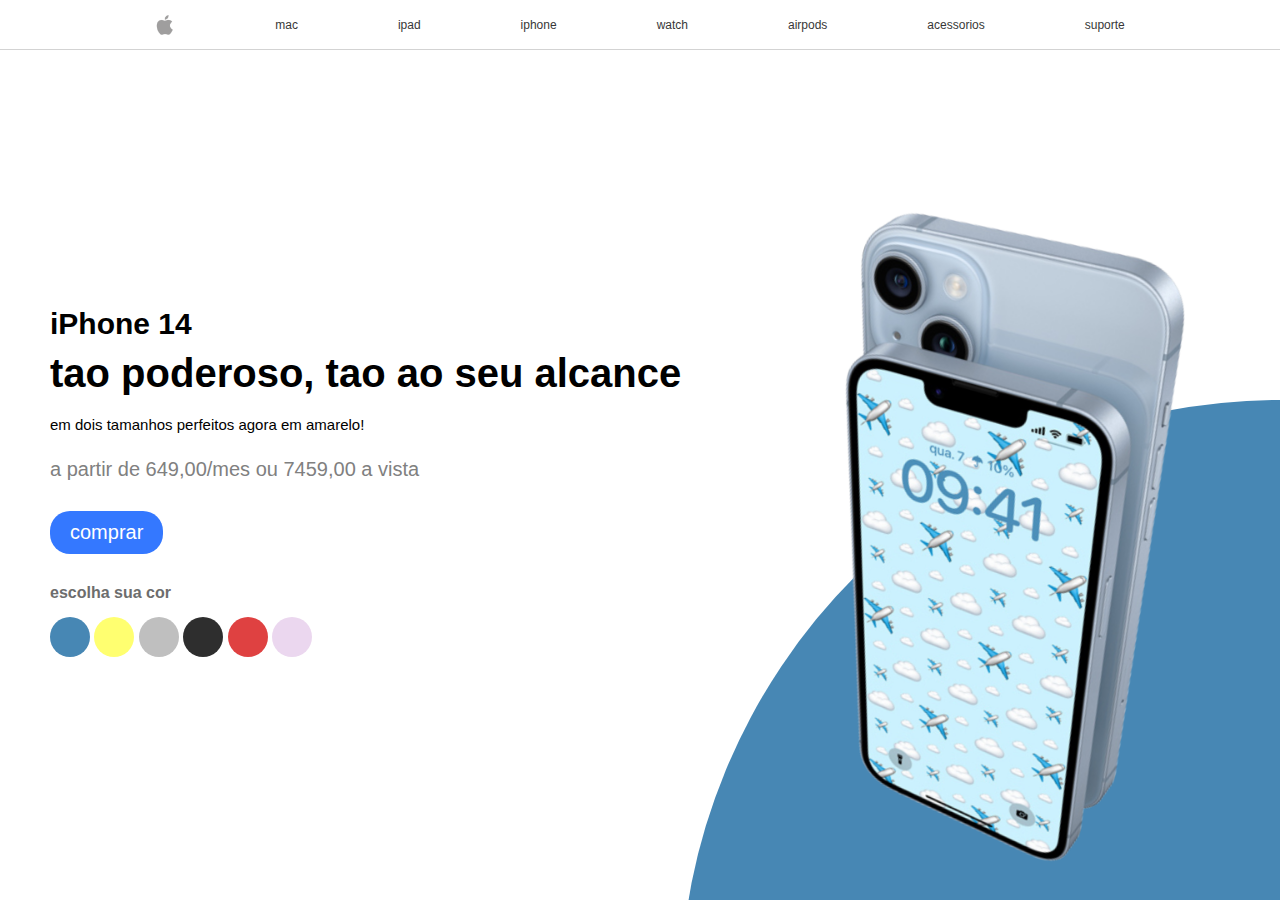
<file: proIphone/index.html>
<!DOCTYPE html>
<html lang="pt-br">
<head>
    <meta charset="UTF-8">
    <meta http-equiv="X-UA-Compatible" content="IE=edge">
    <meta name="viewport" content="width=device-width, initial-scale=1.0">
    <title>Apple iPhone</title>
    <link rel="stylesheet" href="styles.css">
    <script src="./js.js"></script>
</head>
<body>
    <div class="caixa-roxa">
       <img class="logo" src="./img/logo.png" alt="">
       <ul>
            <li>mac</li>
            <li>ipad</li>
            <li>iphone</li>
            <li>watch</li>
            <li>airpods</li>
            <li>acessorios</li>
            <li>suporte</li>
       </ul>
    </div>
<div class="caixa-azul">
        <div>
            <h1 class="titulo-iphone">iPhone 14</h1>

            <h2 class="titulo-secundario">tao poderoso, tao ao seu alcance</h2>

            <p class="paragrafo">em dois tamanhos perfeitos agora em amarelo!</p>

            <h3 class="preco">a partir de 649,00/mes ou 7459,00 a vista</h3>

            <button class="botao">comprar</button>

            <p class="escolha-cor">escolha sua cor</p>

            <div>
                <button onclick="trocaCor('#4787b4'); trocaImagem('./img/iphone-azul.png')" class="azul troca-cor"></button>
                <button onclick="trocaCor('#f7DA47'); trocaImagem('./img/iphone-amarelo.png')" class="amarelo troca-cor"></button>
                <button onclick="trocaCor('#bfbfbf'); trocaImagem('./img/iphone-branco.png')" class="branco troca-cor"></button>
                <button onclick="trocaCor('#2e2e2e'); trocaImagem('./img/iphone-preto.png')" class="preto troca-cor"></button>
                <button onclick="trocaCor('#df4141'); trocaImagem('./img/iphone-vermelho.png')" class="vermelho troca-cor"></button>
                <button onclick="trocaCor('#ebd7ef'); trocaImagem('./img/iphone-roxo.png')" class="roxo troca-cor"></button>
            </div>
        </div>
     <div class="circulo"></div>
     <img class="iphone" src ="./img/iphone-azul.png">

    </div>

</body>
</html>
</file>
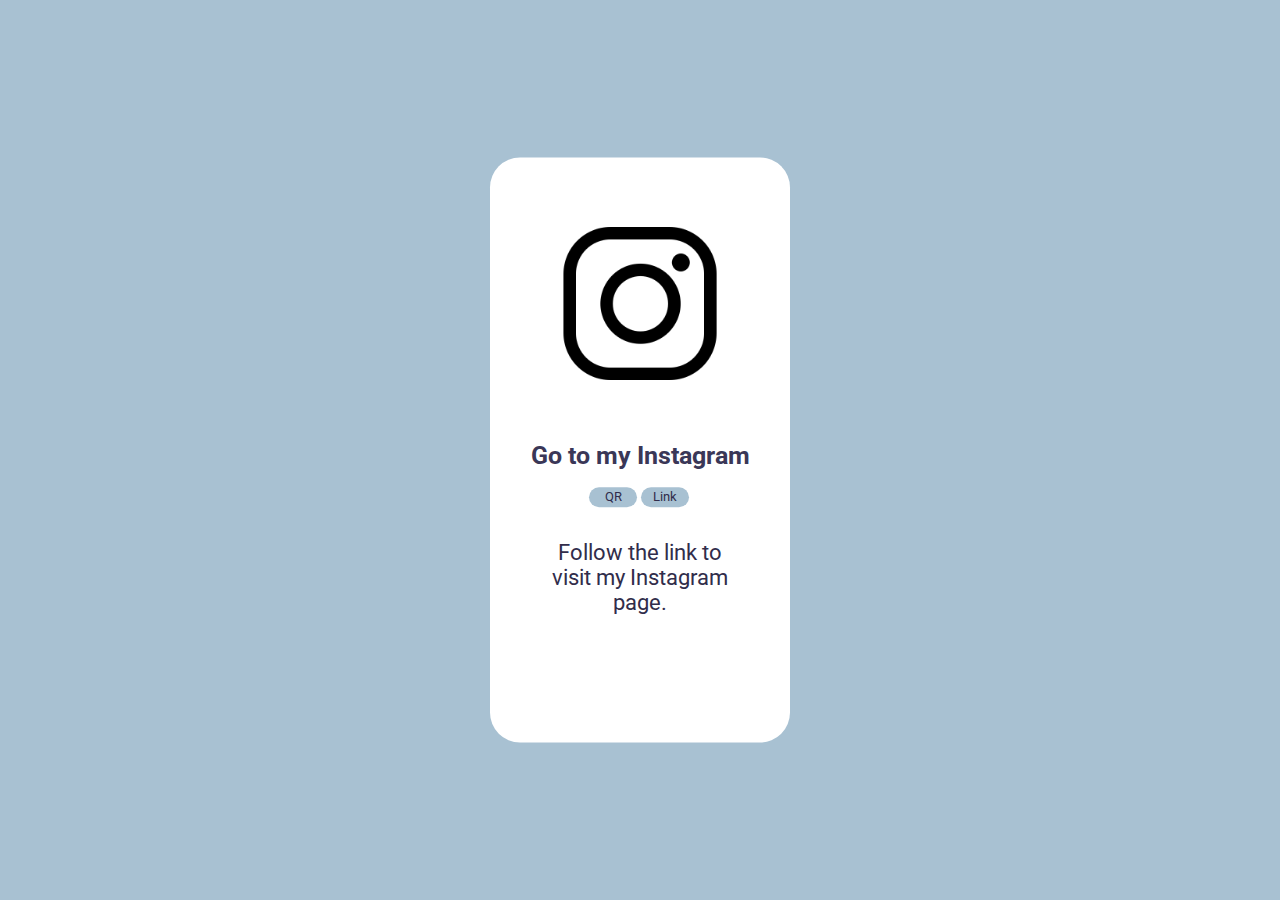
<file: projects_tests/capivara/index.html>
<!DOCTYPE html>
<html lang="en">
<head>
    <meta charset="UTF-8">
    <meta http-equiv="X-UA-Compatible" content="IE=edge">
    <meta name="viewport" content="width=device-width, initial-scale=1.0">
    <link rel="stylesheet" href="./styles.css">
    <link rel="preconnect" href="https://fonts.googleapis.com">
    <link rel="preconnect" href="https://fonts.gstatic.com" crossorigin>
    <link href="https://fonts.googleapis.com/css2?family=Roboto:wght@300;700&display=swap" rel="stylesheet">
    <script src="./scripts.js"></script>
    <title>myInstagram</title>
</head>
<body>
    <div class="container">
        
        <h1>Go to my Instagram</h1>

        <p id="qr-text">Follow the link to visit my Instagram page.</p>
        <div class="buttons">
            <button onclick="trade('./img/instaqr.png'); tradeText()">QR</button>

            <button onclick="trade('./img/insta-icon.png'); tradeText2()">Link</button>
        </div>

        <a href="https://www.instagram.com/vassollerdaros/"><img src="./img/insta-icon.png"  class="qr" alt="insta-logo"></a>
    </div>
</body>
</html>
</file>
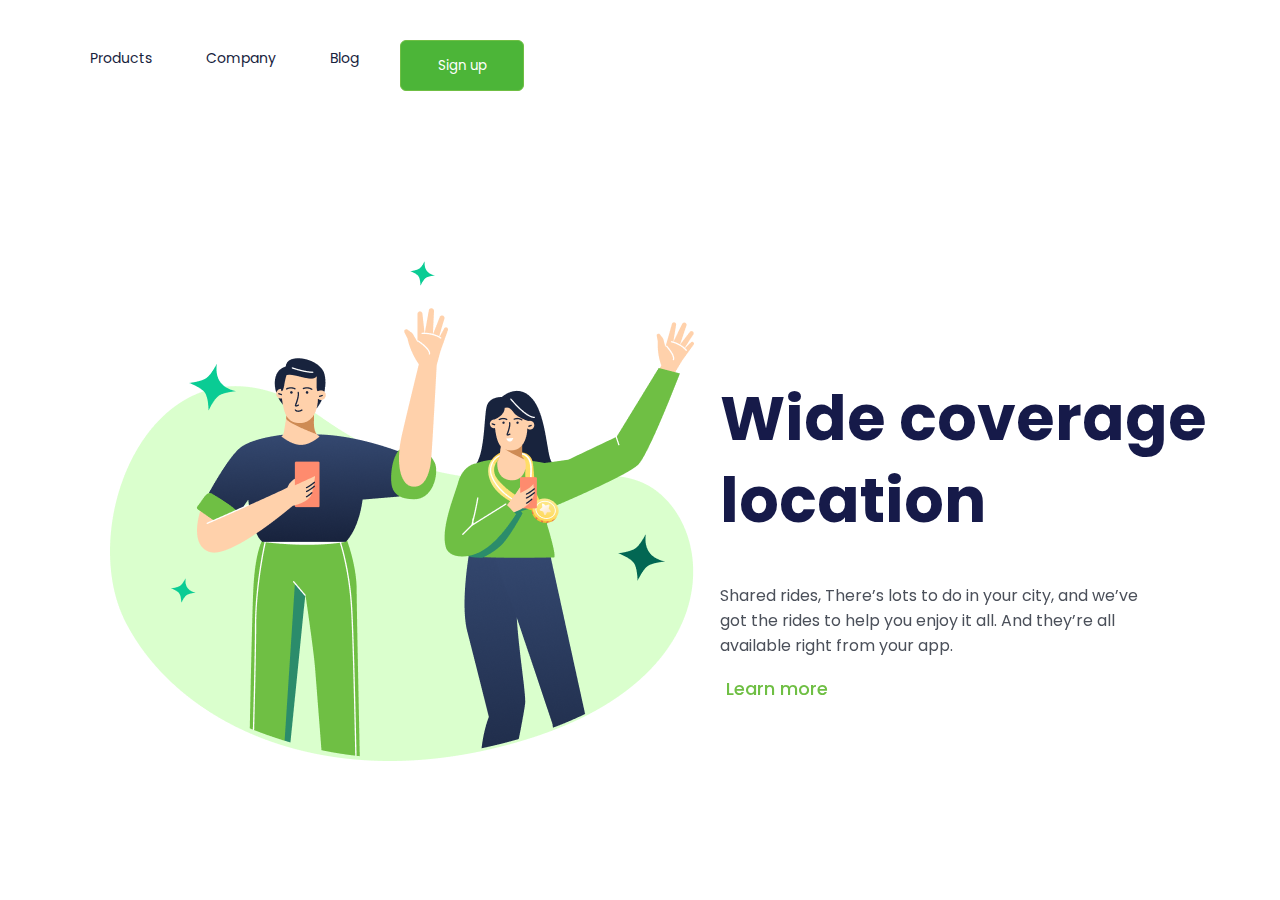
<file: projects_tests/wide coverage/index.html>
<!DOCTYPE html>
<html lang="en">
<head>
    <meta charset="UTF-8">
    <meta http-equiv="X-UA-Compatible" content="IE=edge">
    <meta name="viewport" content="width=device-width, initial-scale=1.0">
    <link rel="preconnect" href="https://fonts.googleapis.com">
    <link rel="preconnect" href="https://fonts.gstatic.com" crossorigin>
    <link href="https://fonts.googleapis.com/css2?family=Poppins:wght@400;500;700&display=swap" rel="stylesheet">
    <link rel="stylesheet" href="./styles.css">
    <title>Wide coverage</title>
</head>
<body>
    <header>
        <ul class="top-menu">
            <li>Products</li>
            <li>Company</li>
            <li>Blog</li>
            <li class="login">Log in</li>
        </ul>
        
        <button class="top-button">Sign up</button>
    </header>
    <div>
        <div class="left">
            <img src="./img/principal.png" alt="principal-image">
        </div>

        <div class="right">
            <h1>Wide coverage location</h1>
            
            <p class="main-text">Shared rides, There’s lots to do in your city, and we’ve got the rides to help you enjoy it all. And they’re all available right from your app.</p>

            <button class="bottom-button">Learn more</button>

        </div>
    </div>
</body>
</html>
</file>
<file: proIphone/styles.css>
*{
    font-family: sans-serif;
    margin: 0;
    padding: 0;
    box-sizing: border-box;

}

.logo{
    height: 20px;
}

.caixa-roxa{
    display: flex;
    height: 50px;
    align-items: center;
    justify-content: center;
    border-bottom: 1px solid #d3d3d3;
}

ul{
    display: flex;
    gap: 100px;
    list-style: none;
    margin-left: 100px;
}

li{
    font-size: 12px;
    font-weight: 400px;
    color: #373737;
}

.caixa-azul{
    display: flex;
    justify-content: space-between;
    align-items: center;
    padding: 50px;
}

.titulo-iphone{
    font-size: 30px;
}

.titulo-secundario{
    font-size: 40px;
    margin-top: 10px;
    margin-bottom: 20px;
}

.paragrafo{
    font-size: 15px ;
    margin-bottom: 25px;
}

.preco{
    font-size: 20px;
    color: #808080;
    font-weight: 300;
    margin-bottom: 30px;
}

.botao{
    background-color: #3478ff;
    color: #ffffff;
    padding: 10px 20px;
    border: none;
    border-radius: 20px;
    font-size: 20px;
    cursor: pointer;
}

.botao:hover{
    background-color: #5e91f8 ;
}

.botao:active{
    transform: scale(0.990);
}

.troca-cor{
    width: 40px;
    height: 40px;
    border-radius: 50px;
    cursor: pointer;
    border: none;
}

.troca-cor:hover{
    transform: translate(1px, 2px);
}

.troca-cor:active{
    opacity: 0.75;
}

.azul {
    background-color: #4787b4;
}
.amarelo {
    background-color: #ffff70;
}
.branco {
    background-color: #bfbfbf;
}
.preto{
    background-color: #2e2e2e;
}
.vermelho{
    background-color: #df4141;
}
.roxo{
    background-color: #ebd7ef;
}

.escolha-cor{
    font-size: 16px;
    color: #6d6d6d;
    font-weight: 700;
    margin-top: 30px;
    margin-bottom: 15px;
}


.iphone {
    width: 450px;
    margin-top: 100px;
    z-index: 99;

}
 
.circulo{
    width: 100%;
    height: 100%;
    background: #4787b4 ;
    position: absolute;
    top: 0px;
    left: 0px;
    clip-path: circle(600px at right 1000px);
}
</file>
<file: projects_tests/capivara/styles.css>
*{
    font-family: 'Roboto', sans-serif;
}

body{
    background: #a8c1d2;
}

.container{
    width: 20vw;
    background: #ffffff;
    position: absolute;
    top: 50%;
    left: 50%;
    margin-right: -50%;
    transform: translate(-50%, -50%);
    height: 75vh;
    border-radius: 30px;
}

.qr{
    width: 300px;
    height: 300px;
    position: absolute;
    top: 30%;
    left: 50%;
    margin-right: -50%;
    transform: translate(-50%, -50%);
}

button{
    width: 40%;
    height: 20px;
    color: #39044d;
    border: none;
    cursor: pointer;
    color: #312d4b;
    background: #a8c1d2;
    border-radius: 20px;
    
}

button:hover{
    transform: scale(0.95);
}
button:active{
    transform: scale(0.85) ;
}

.buttons{
    position: absolute;
    top: 53%;
    left: 53%;
    margin-right: -50%;
    transform: translate(-50%, -50%);
    width: 40%;
}

h1{
    position: absolute;
    top: 55%;
    left: 50%;
    margin-right: -50%;
    transform: translate(-50%, -50%);
    color: #3a3757;
}

p{
    position: absolute;
    top: 68%;
    left: 50%;
    margin-right: -50%;
    transform: translate(-50%, -50%);
    font-size: 22px;
    color: #312d4b;
    width: 60%;
    text-align: center;
}

@media screen and (max-width: 1650px){
    .qr{
        width: 200px;
        height: 200px;
        top: 17%;
    }

    h1{
        font-size: 25px;
        top: 40%;
    }

    .qr-text{
        top: 55%;
    }
}

@media screen and (max-width: 1300px){
    .container{
        width: 300px;
        height: 65vh;
    }

    .qr{
        top: 25%;
    }

    h1{
        top: 48%;
    }

    .qr-text{
        top: 65%;
    }

    .buttons{
        top: 58%;
    }
}
</file>
<file: projects_tests/wide coverage/styles.css>
* {
    font-family: 'Poppins', sans-serif;
}

header {
    height: 21px;
    display: inline-block;
    justify-content: flex-start;
    width: 100vw;
    align-items: start;
}
header button{
    margin-left: 30vw;
    margin-top: 32px;
}

ul {
    font-weight: 400;
    font-size: 14px;
    line-height: 21px;
    position: absolute;
    list-style: none;
    margin: 40px 0 200px 42px;
}

li {
    display: inline;
    margin-right: 50px;
    color: rgba(23, 35, 61, 1);
    cursor: pointer;
}

.top-button {
    background: rgba(76, 181, 56, 1);
    border: 1px solid rgba(111, 191, 68, 1);
    height: 51px;
    width: 124px;
    left: 0px;
    top: 0px;
    border-radius: 6px;
    color: rgba(255, 255, 255, 1);
    position: fixed ;
    box-sizing: border-box;
    cursor: pointer;
    
}

img{
    display: flex;
    justify-content: start;
    margin: 25vh 8vw 7vh;
}

div{
    
    width: 100%;
}
.right,.left{
    display: inline-block;
    width: 50%;
}

.right{
    position: fixed;
    justify-content: center;
    margin: 300px 57px 0 80px;
}

.main-text{
    width: 439px;
    color:  rgba(75, 80, 90, 1);
}

h1{
    font-weight: 700;
    font-size: 62px;
    width: 582px;
    color: rgba(22, 26, 73, 1);
    line-height: 82px;
}

.bottom-button{
    background: none;
    color: rgba(111, 191, 68, 1);
    font-weight: 500;
    font-size: 18px;
    line-height: 27px;
    border: none;
    cursor: pointer;
}

@media (max-width: 1500px) {
    .top-button{
        margin: 40px 900px 190px 400px;
    }
    .top-menu{
        width: 400px;
    }
    ul :last-child{
        color:#fff;
        cursor: none;
    }
    
}


@media screen and (max-width: 1200px) {
    li{
        color: #fff;
    }
    h1{
        font-weight: 700;
        font-size: 30px;
        width: 278px;
        height: 60px;
        line-height: 30px;
        text-align: center;
        justify-content: center;
        position: fixed;
        top: 20%;
        left: 50%;
        margin-right: -50%;
        transform: translate(-50%, -50%) 
        }

    img{
        height: 288px;
        width: 312px;
        position: fixed;
        top: 50%;
        left: 40%;
        margin-right: -50%;
        transform: translate(-50%, -50%) 
    }

    .main-text{
        position: fixed;
        top: 40%;
        left: 50%;
        margin-right: -50%;
        transform: translate(-50%, -50%) ;
        width: 304px;
        height: 165px;
        font-size: 18px;
        font-weight: 400;
    }

    .bottom-button{
        position: fixed;
        top: 55%;
        left: 50%;
        margin-right: -50%;
        transform: translate(-50%, -50%) ;
    }
}

@media screen and (max-width: 530px){
    .top-button{
        justify-content: start;
        position: fixed;
        top: 2%;
        left: 5px;
        margin: 0;
        
    }
}

.top-button:hover{
    transform: scale(0.95);
}

.top-button:active{
    transform: scale(0.90);
}

.bottom-button:hover{
    transform: scale(0.95);
}

.bottom-button:active{
    transform: scale(0.90);
}
</file>
